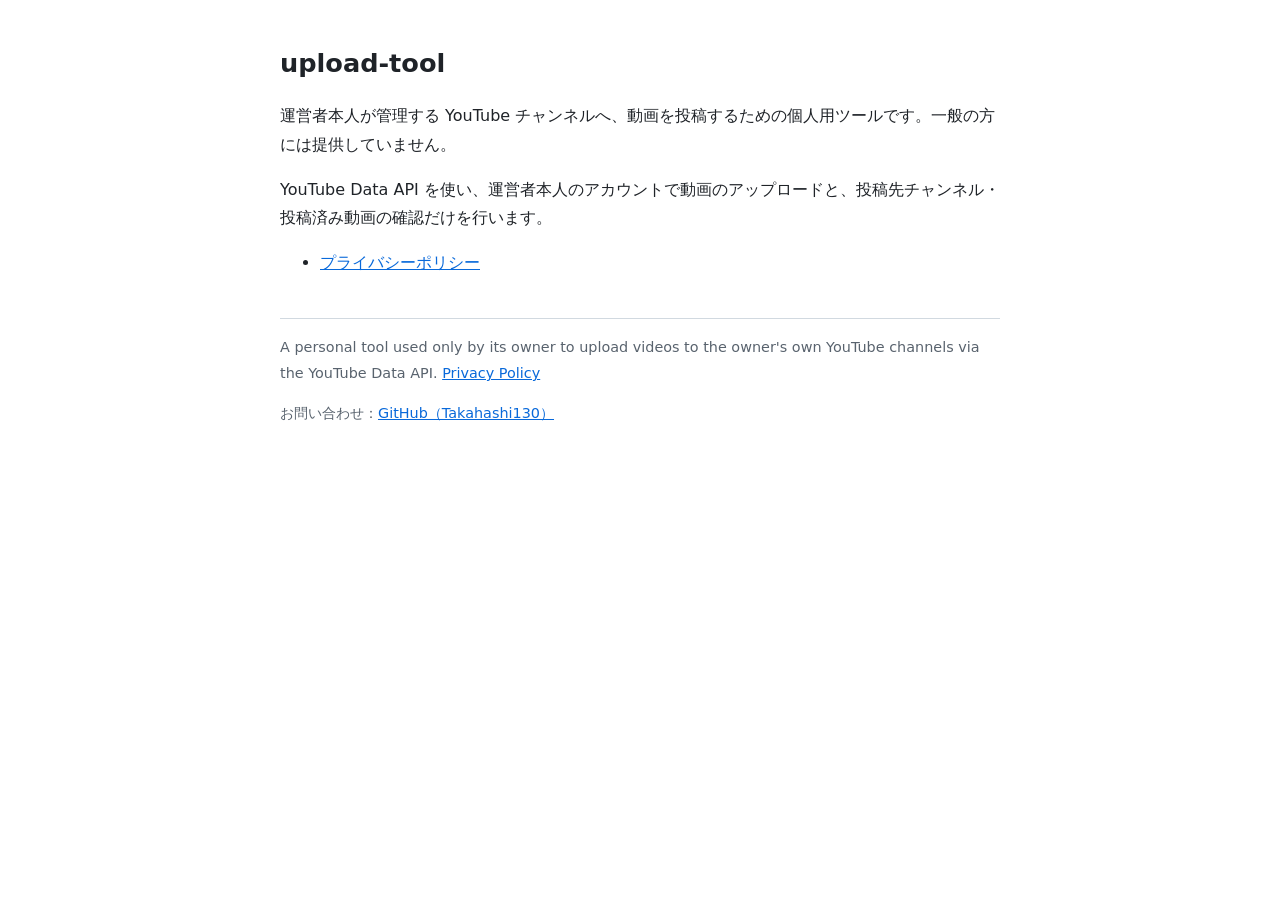
<file: index.html>
<!doctype html>
<html lang="ja">
<head>
<meta charset="utf-8">
<meta name="viewport" content="width=device-width, initial-scale=1">
<title>upload-tool</title>
<link rel="stylesheet" href="style.css">
</head>
<body>
<main>
<h1>upload-tool</h1>
<p>運営者本人が管理する YouTube チャンネルへ、動画を投稿するための個人用ツールです。一般の方には提供していません。</p>
<p>YouTube Data API を使い、運営者本人のアカウントで動画のアップロードと、投稿先チャンネル・投稿済み動画の確認だけを行います。</p>
<ul>
<li><a href="privacy.html">プライバシーポリシー</a></li>
</ul>
<hr>
<p class="muted">A personal tool used only by its owner to upload videos to the owner's own YouTube channels via the YouTube Data API. <a href="privacy.html">Privacy Policy</a></p>
<p class="muted">お問い合わせ：<a href="https://github.com/Takahashi130">GitHub（Takahashi130）</a></p>
</main>
</body>
</html>
</file>
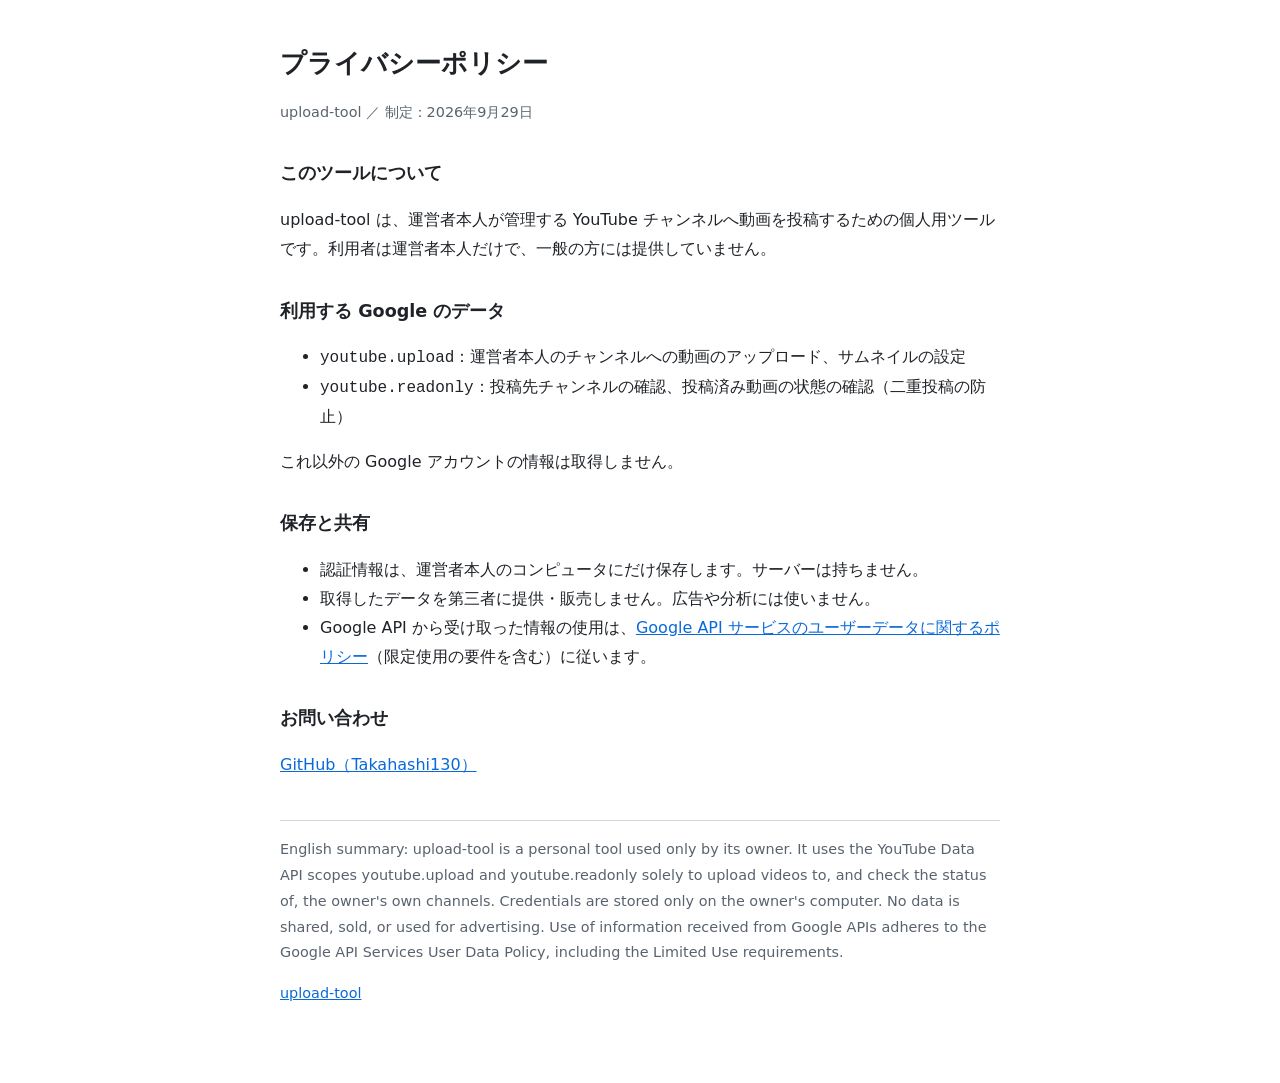
<file: privacy.html>
<!doctype html>
<html lang="ja">
<head>
<meta charset="utf-8">
<meta name="viewport" content="width=device-width, initial-scale=1">
<title>プライバシーポリシー｜upload-tool</title>
<link rel="stylesheet" href="style.css">
</head>
<body>
<main>
<h1>プライバシーポリシー</h1>
<p class="muted">upload-tool ／ 制定：2026年9月29日</p>

<h2>このツールについて</h2>
<p>upload-tool は、運営者本人が管理する YouTube チャンネルへ動画を投稿するための個人用ツールです。利用者は運営者本人だけで、一般の方には提供していません。</p>

<h2>利用する Google のデータ</h2>
<ul>
<li><code>youtube.upload</code>：運営者本人のチャンネルへの動画のアップロード、サムネイルの設定</li>
<li><code>youtube.readonly</code>：投稿先チャンネルの確認、投稿済み動画の状態の確認（二重投稿の防止）</li>
</ul>
<p>これ以外の Google アカウントの情報は取得しません。</p>

<h2>保存と共有</h2>
<ul>
<li>認証情報は、運営者本人のコンピュータにだけ保存します。サーバーは持ちません。</li>
<li>取得したデータを第三者に提供・販売しません。広告や分析には使いません。</li>
<li>Google API から受け取った情報の使用は、<a href="https://developers.google.com/terms/api-services-user-data-policy">Google API サービスのユーザーデータに関するポリシー</a>（限定使用の要件を含む）に従います。</li>
</ul>

<h2>お問い合わせ</h2>
<p><a href="https://github.com/Takahashi130">GitHub（Takahashi130）</a></p>

<hr>
<p class="muted">English summary: upload-tool is a personal tool used only by its owner. It uses the YouTube Data API scopes youtube.upload and youtube.readonly solely to upload videos to, and check the status of, the owner's own channels. Credentials are stored only on the owner's computer. No data is shared, sold, or used for advertising. Use of information received from Google APIs adheres to the Google API Services User Data Policy, including the Limited Use requirements.</p>
<p class="muted"><a href="index.html">upload-tool</a></p>
</main>
</body>
</html>
</file>
<file: style.css>
:root { --fg:#1f2328; --bg:#ffffff; --muted:#59636e; --link:#0969da; --line:#d1d9e0; }
@media (prefers-color-scheme: dark) { :root { --fg:#e6edf3; --bg:#0d1117; --muted:#9198a1; --link:#4493f8; --line:#3d444d; } }
body { margin:0; background:var(--bg); color:var(--fg); font:16px/1.8 system-ui,-apple-system,"Hiragino Sans","Noto Sans JP",sans-serif; }
main { max-width:720px; margin:0 auto; padding:40px 16px 64px; }
h1 { font-size:1.6rem; margin:0 0 8px; } h2 { font-size:1.1rem; margin:32px 0 8px; }
p, li { color:var(--fg); } .muted { color:var(--muted); font-size:.9rem; }
a { color:var(--link); } hr { border:0; border-top:1px solid var(--line); margin:40px 0 16px; }
</file>
